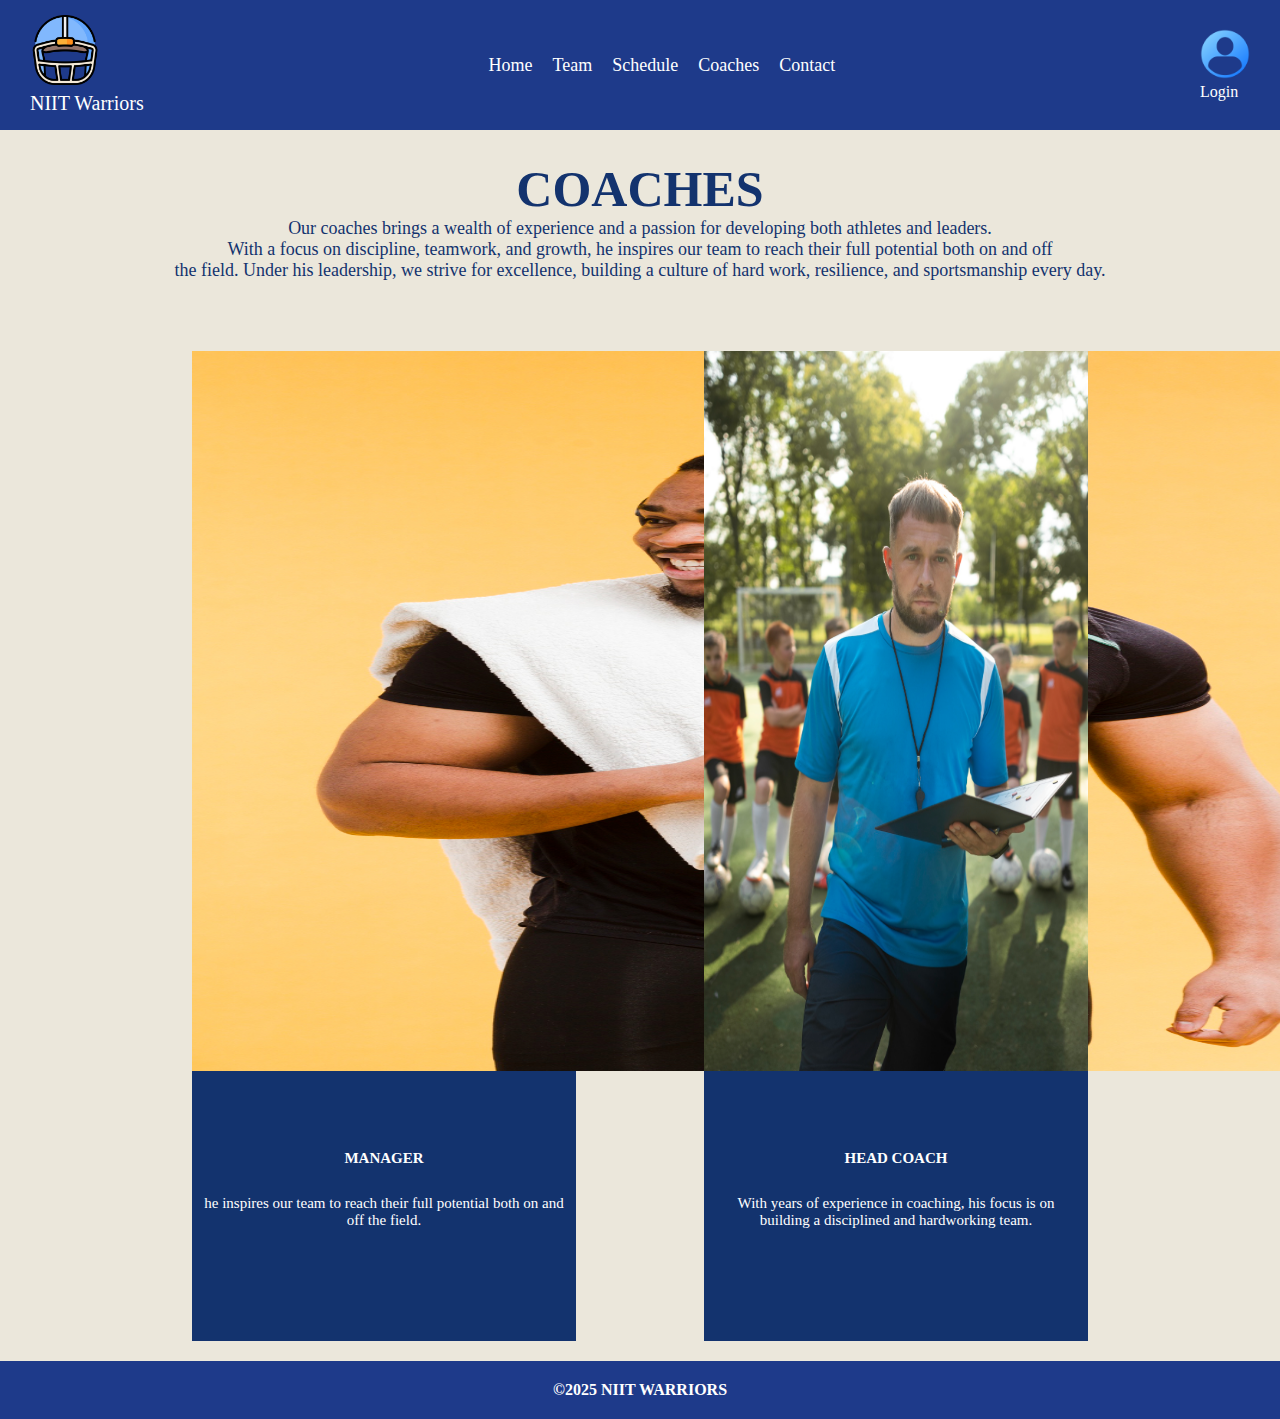
<file: coach.html>
<!DOCTYPE html>
<html>
<head>
    <meta charset='utf-8'>
    <meta http-equiv='X-UA-Compatible' content='IE=edge'>
    <title>NIIT WARRIORS</title>
    <meta name='viewport' content='width=device-width, initial-scale=1'>
    <link rel="shortcut icon" href="images/football-helmet.png" type="image/x-icon">
    <link rel='stylesheet' type='text/css' media='screen' href='css/style.css'>
    <script src='main.js'></script>
</head>
<body>
    <nav class="navbar">
        <div class="logo">
            <a href="index.html"><img src="images/football-helmet.png" alt="logo" style="width: 70px;"></a> 
            <br>
            <p>NIIT Warriors</p> 
        </div>
        <ul class="nav-links">
            <li><a href="index.html">Home</a></li>
            <li><a href="teams.html">Team</a></li>
            <li><a href="schedule.html">Schedule</a></li>
            <li><a href="coach.html">Coaches</a></li>
            <li><a href="contact.html">Contact</a></li>
        </ul>
        <div class="search-bar">
            <!-- <input type="text" placeholder="Search..."> -->
            <img src="images/user (1).png" alt="login" style="width: 50px;">
            <p>Login</p>
        </div>
    </nav>

    <section class="coach-header">
        <h1>COACHES</h1>
        <p>Our coaches brings a wealth of experience and a passion for developing both athletes and leaders. <br> With a focus on discipline, teamwork, and growth, he inspires our team to reach their full potential both on and off <br> the field. Under his leadership, we strive for excellence, building a culture of hard work, resilience, and sportsmanship every day. </p>

        <div class="our-coaches">
            <div class="coach1">
                <img src="/images/c2.jpg" alt="coach" style="width: 100vw; height: 80vh;">
                <h3>SEYI JOHN</h3>
                <h4>MANAGER</h4>
                <P>he inspires our team to reach their full potential both on and off the field.</P>
            </div>

            <div class="coach2">
                <img src="/images/c1.jpg" alt="coach" style="width: 100vw; height: 80vh; max-width: 100%;">
                <h3>AYO JESSE</h3>
                <h4>HEAD COACH</h4>
                <p>With years of experience in coaching, his focus is on building a disciplined and hardworking team.</p>
            </div>
        </div>
    </section>

    <footer>
        &copy;2025 NIIT WARRIORS
    </footer>
</body>
</html>
</file>
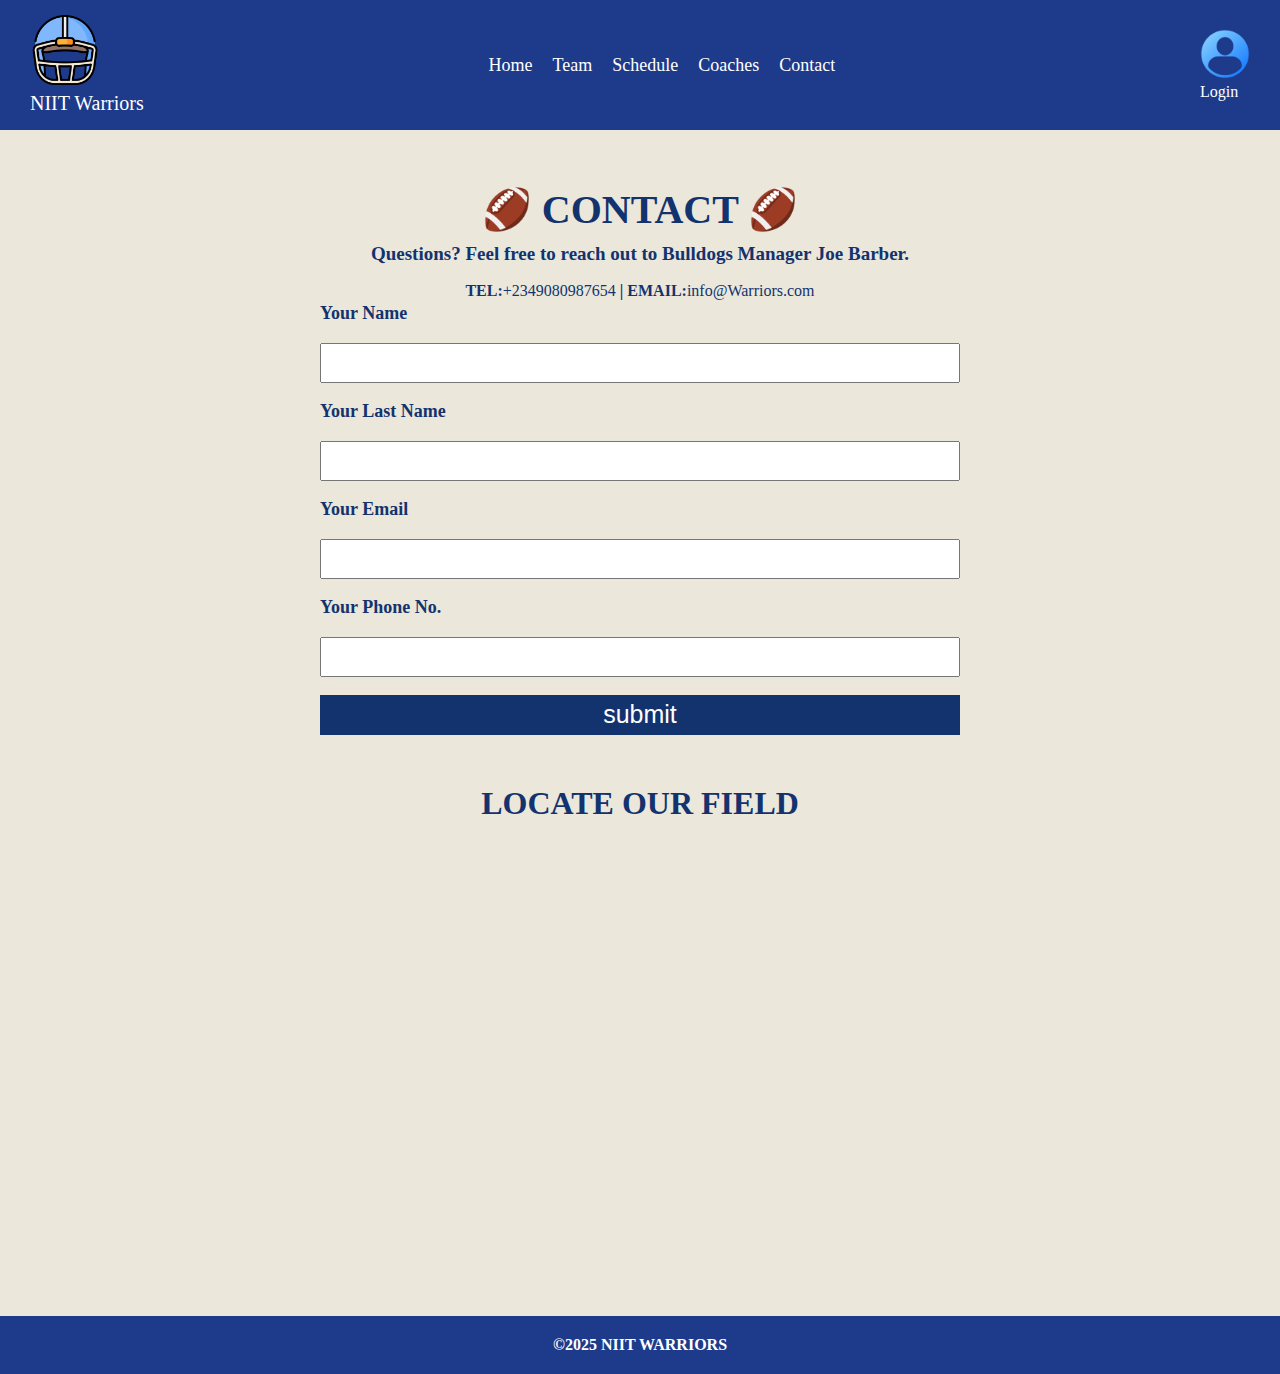
<file: contact.html>
<!DOCTYPE html>
<html>
<head>
    <meta charset='utf-8'>
    <meta http-equiv='X-UA-Compatible' content='IE=edge'>
    <title>NIIt Warriors</title>
    <meta name='viewport' content='width=device-width, initial-scale=1'>
    <link rel="shortcut icon" href="images/football-helmet.png" type="image/x-icon">
    <link rel='stylesheet' type='text/css' media='screen' href='css/style.css'>
    <script src='main.js'></script>
</head>
<body>
    <nav class="navbar">
        <div class="logo">
            <a href="index.html"><img src="images/football-helmet.png" alt="logo" style="width: 70px;"></a> 
            <br>
            <p>NIIT Warriors</p> 
        </div>
        <ul class="nav-links">
            <li><a href="index.html">Home</a></li>
            <li><a href="teams.html">Team</a></li>
            <li><a href="schedule.html">Schedule</a></li>
            <li><a href="coach.html">Coaches</a></li>
            <li><a href="contact.html">Contact</a></li>
        </ul>
        <div class="search-bar">
            <!-- <input type="text" placeholder="Search..."> -->
            <img src="images/user (1).png" alt="login" style="width: 50px;">
            <p>Login</p>
        </div>
    </nav>

    <div class="contact-header">
        <h1>🏈  CONTACT  🏈</h1>
        <h2>Questions? Feel free to reach out to Bulldogs Manager Joe Barber.</h2>
        <p><strong>TEL:</strong>+2349080987654 <strong>|</strong>  <strong>EMAIL:</strong>info@Warriors.com</p>
    </div>

    <form class="contact" action="">
        <label class="contacti" for="name">Your Name</label>
        <input  class="contacti" type="text" name="name" id="name">
        <br>
        <label  class="contacti" for="name">Your Last Name</label>
        <input  class="contacti" type="text" name="name" id="name">
        <br>

        <label  class="contacti" for="email">Your Email</label>
        <input  class="contacti" type="text" name="email" id="email" required>
        <br>
        <label  class="contacti" for="phone">Your Phone No.</label>
        <input  class="contacti" type="tel" name="phone" id="phone">
        <br>
        <input class="submit" type="submit" value="submit">
    </form>

    <section>
        <div class="locate">
            <h1>LOCATE OUR FIELD</h1>
            <iframe src="https://www.google.com/maps/embed?pb=!1m18!1m12!1m3!1d3964.2763661136396!2d3.3627218735880344!3d6.486644423593451!2m3!1f0!2f0!3f0!3m2!1i1024!2i768!4f13.1!3m3!1m2!1s0x103b8c76ba123b97%3A0x1830320de955ab71!2sNIIT%20Surulere!5e0!3m2!1sen!2sng!4v1731532016849!5m2!1sen!2sng" width="900" height="450" style="border:0;" allowfullscreen="" loading="lazy" referrerpolicy="no-referrer-when-downgrade"></iframe>
        </div>
    </section>

    <footer>
        &copy;2025 NIIT WARRIORS
    </footer>
</file>
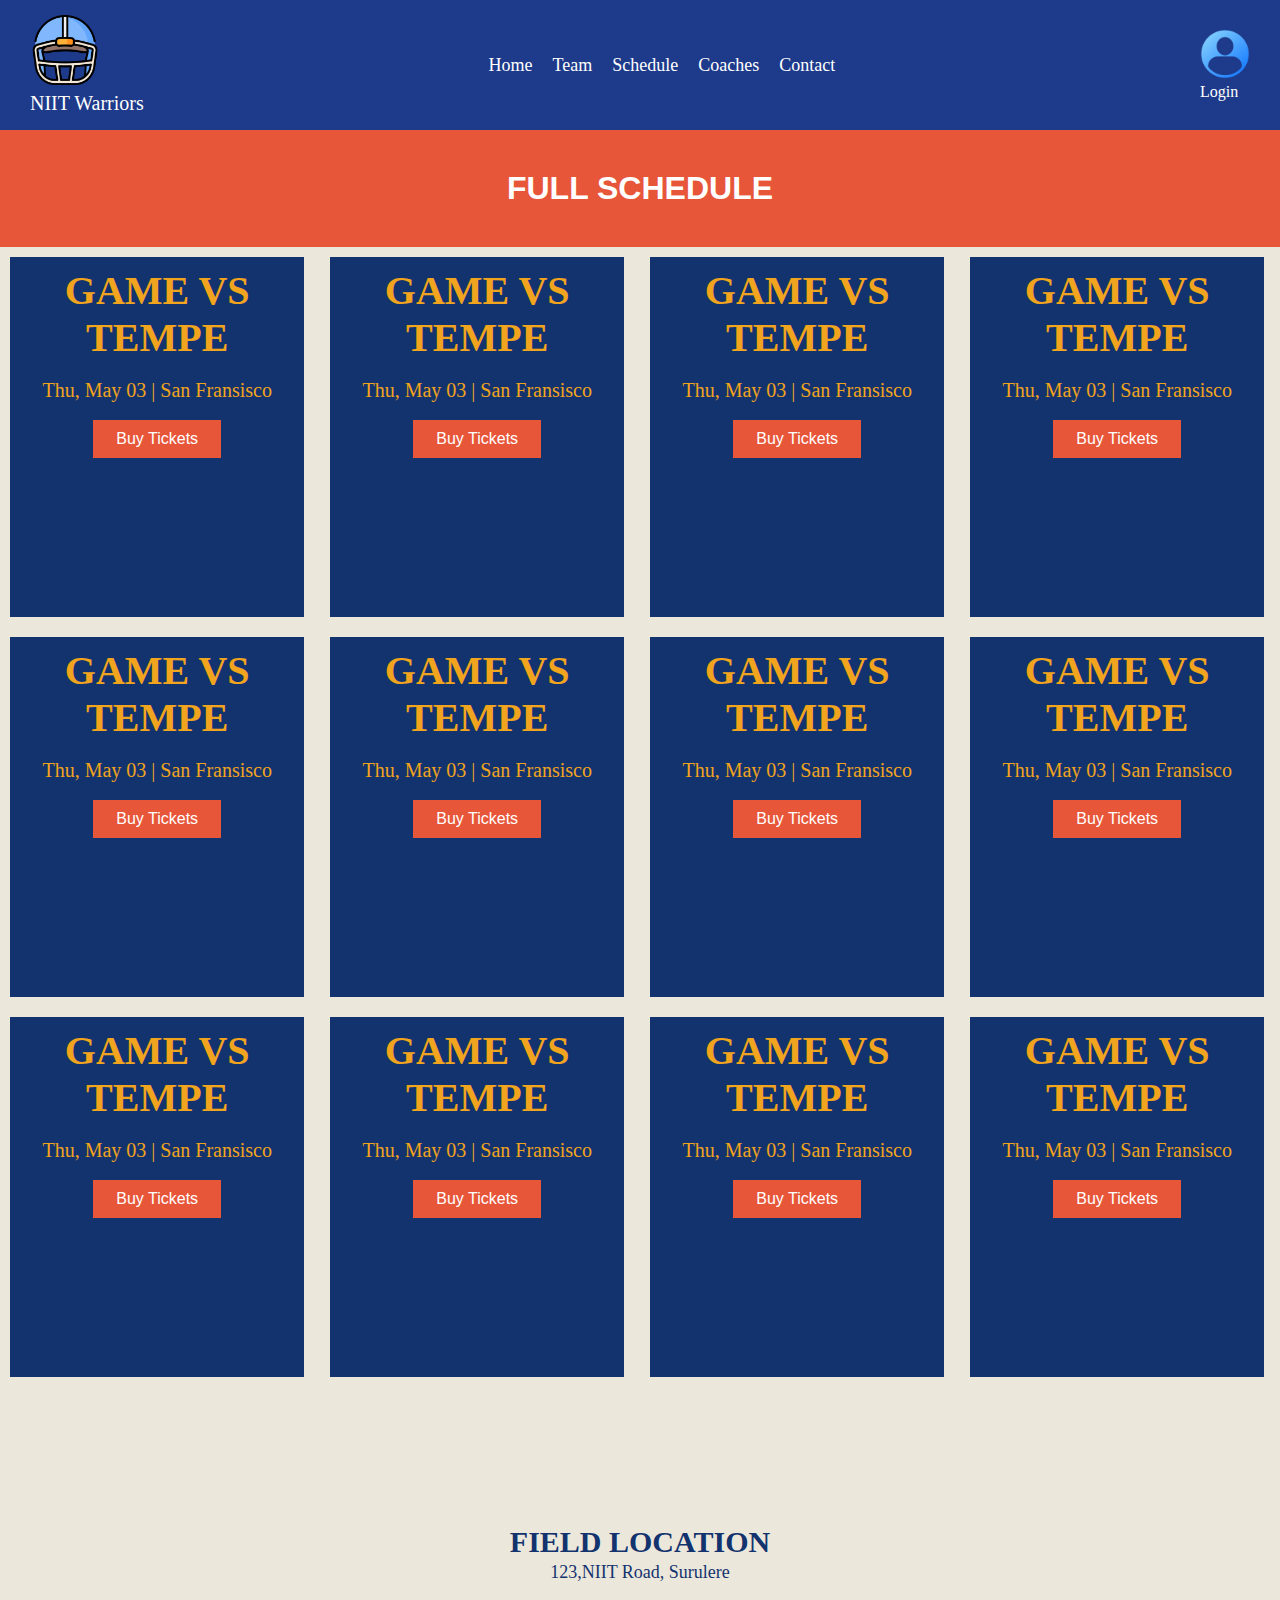
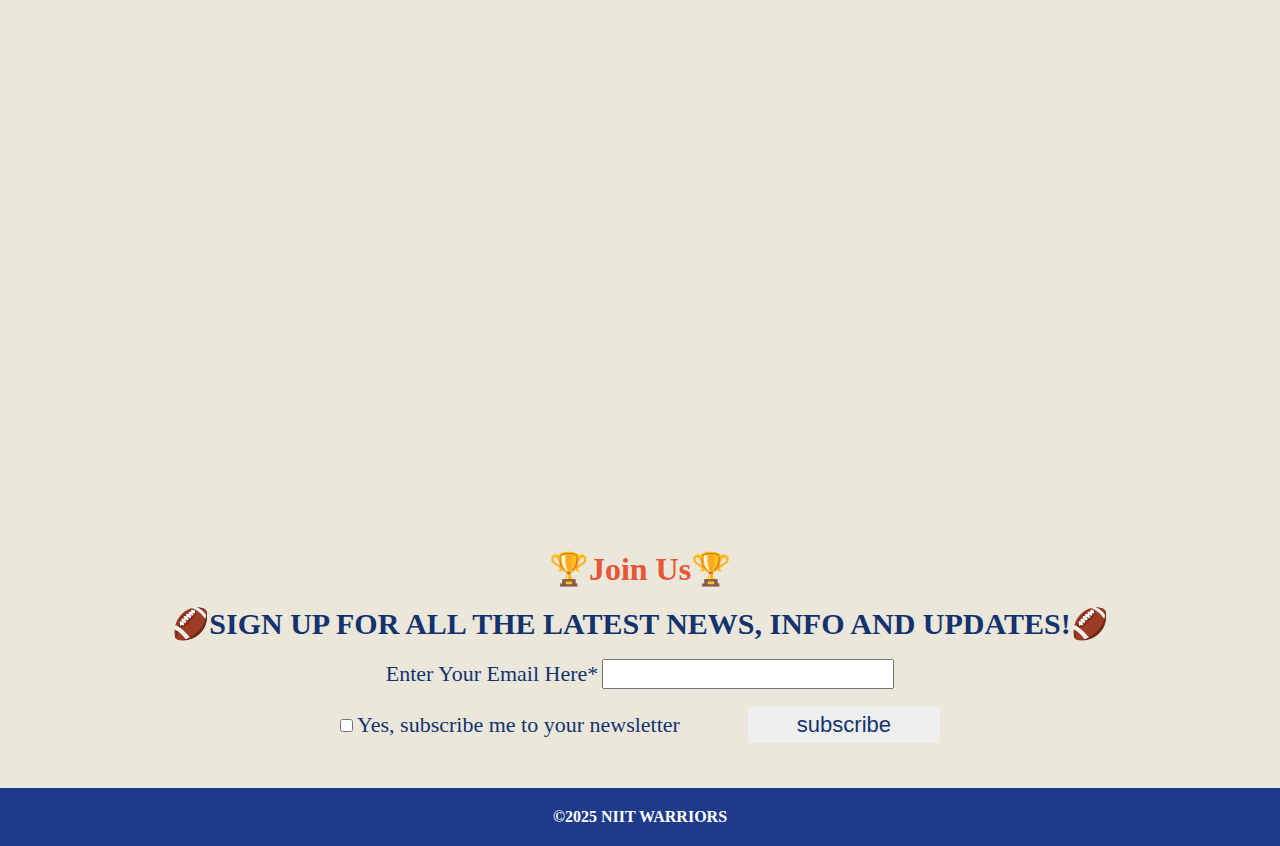
<file: schedule.html>
<!DOCTYPE html>
<html>
<head>
    <meta charset='utf-8'>
    <meta http-equiv='X-UA-Compatible' content='IE=edge'>
    <title>NIIT WARRIORS</title>
    <meta name='viewport' content='width=device-width, initial-scale=1'>
    <link rel="shortcut icon" href="images/football-helmet.png" type="image/x-icon">
    <link rel='stylesheet' type='text/css' media='screen' href='css/style.css'>
    <script src='main.js'></script>
</head>
<body>
    <nav class="navbar">
        <div class="logo">
            <a href="index.html"><img src="images/football-helmet.png" alt="logo" style="width: 70px;"></a> 
            <br>
            <p>NIIT Warriors</p> 
        </div>
        <ul class="nav-links">
            <li><a href="index.html">Home</a></li>
            <li><a href="teams.html">Team</a></li>
            <li><a href="schedule.html">Schedule</a></li>
            <li><a href="coach.html">Coaches</a></li>
            <li><a href="contact.html">Contact</a></li>
        </ul>
        <div class="search-bar">
            <!-- <input type="text" placeholder="Search..."> -->
            <img src="images/user (1).png" alt="login" style="width: 50px;">
            <p>Login</p>
        </div>
    </nav>

    <!-- <div>
        <img src="images/amefootball3.jpg" alt="football" style="width: 100%;">
    </div> -->

    <div class="schedule-header">
        <h1>FULL SCHEDULE</h1>
    </div>

    <section class="matches">
        <!-- <h1>All home will be played at Warriors home field</h1> -->

        <div class="match">
            <h1>GAME VS TEMPE</h1>
            <br>
            <P>Thu, May 03 | San Fransisco</P>
            <br>
            <input class="buy-btn" type="button" value="Buy Tickets">
        </div>
        <div class="match">
            <h1>GAME VS TEMPE</h1>
            <br>
            <P>Thu, May 03 | San Fransisco</P>
            <br>
            <input class="buy-btn" type="button" value="Buy Tickets">
        </div>
        <div class="match">
            <h1>GAME VS TEMPE</h1>
            <br>
            <P>Thu, May 03 | San Fransisco</P>
            <br>
            <input class="buy-btn" type="button" value="Buy Tickets">
        </div>
        <div class="match">
            <h1>GAME VS TEMPE</h1>
            <br>
            <P>Thu, May 03 | San Fransisco</P>
            <br>
            <input class="buy-btn" type="button" value="Buy Tickets">
        </div>
        <div class="match">
            <h1>GAME VS TEMPE</h1>
            <br>
            <P>Thu, May 03 | San Fransisco</P>
            <br>
            <input class="buy-btn" type="button" value="Buy Tickets">
        </div>
        <div class="match">
            <h1>GAME VS TEMPE</h1>
            <br>
            <P>Thu, May 03 | San Fransisco</P>
            <br>
            <input class="buy-btn" type="button" value="Buy Tickets">
        </div>
        <div class="match">
            <h1>GAME VS TEMPE</h1>
            <br>
            <P>Thu, May 03 | San Fransisco</P>
            <br>
            <input class="buy-btn" type="button" value="Buy Tickets">
        </div>
        <div class="match">
            <h1>GAME VS TEMPE</h1>
            <br>
            <P>Thu, May 03 | San Fransisco</P>
            <br>
            <input class="buy-btn" type="button" value="Buy Tickets">
        </div>
        <div class="match">
            <h1>GAME VS TEMPE</h1>
            <br>
            <P>Thu, May 03 | San Fransisco</P>
            <br>
            <input class="buy-btn" type="button" value="Buy Tickets">
        </div>
        <div class="match">
            <h1>GAME VS TEMPE</h1>
            <br>
            <P>Thu, May 03 | San Fransisco</P>
            <br>
            <input class="buy-btn" type="button" value="Buy Tickets">
        </div>
        <div class="match">
            <h1>GAME VS TEMPE</h1>
            <br>
            <P>Thu, May 03 | San Fransisco</P>
            <br>
            <input class="buy-btn" type="button" value="Buy Tickets">
        </div>
        <div class="match">
            <h1>GAME VS TEMPE</h1>
            <br>
            <P>Thu, May 03 | San Fransisco</P>
            <br>
            <input class="buy-btn" type="button" value="Buy Tickets">
        </div>
    </section>

    <section class="location">
        <h1>FIELD LOCATION</h1>
        <p>123,NIIT Road, Surulere</p>
        <!-- <a href="http://https://maps.app.goo.gl/WC46tENTnx7YxG7cA"></a> -->
        <iframe src="https://www.google.com/maps/embed?pb=!1m18!1m12!1m3!1d3964.2763661136396!2d3.3627218735880344!3d6.486644423593451!2m3!1f0!2f0!3f0!3m2!1i1024!2i768!4f13.1!3m3!1m2!1s0x103b8c76ba123b97%3A0x1830320de955ab71!2sNIIT%20Surulere!5e0!3m2!1sen!2sng!4v1731532016849!5m2!1sen!2sng" width="900" height="450" style="border:0;" allowfullscreen="" loading="lazy" referrerpolicy="no-referrer-when-downgrade"></iframe>
    </section>

    <section class="join-now">
        <h1>🏆Join Us🏆</h1> <br>
        <h2>🏈SIGN UP FOR ALL THE LATEST NEWS, INFO AND UPDATES!🏈</h2>
        <br>
        <div>
            <label for="email">Enter Your Email Here*</label>
            <input type="email" name="email" id="email">
        </div>
             <br>
        <div class="team-check">
            <input type="checkbox" name="checkbox" id="checkbox">
            <label for="checkbox">Yes, subscribe me to your newsletter</label>
            <input class="sub-btn" type="submit" value="subscribe">
        </div>
    </section>

    <footer>
        &copy;2025 NIIT WARRIORS
    </footer>
</body>
</html>
</file>
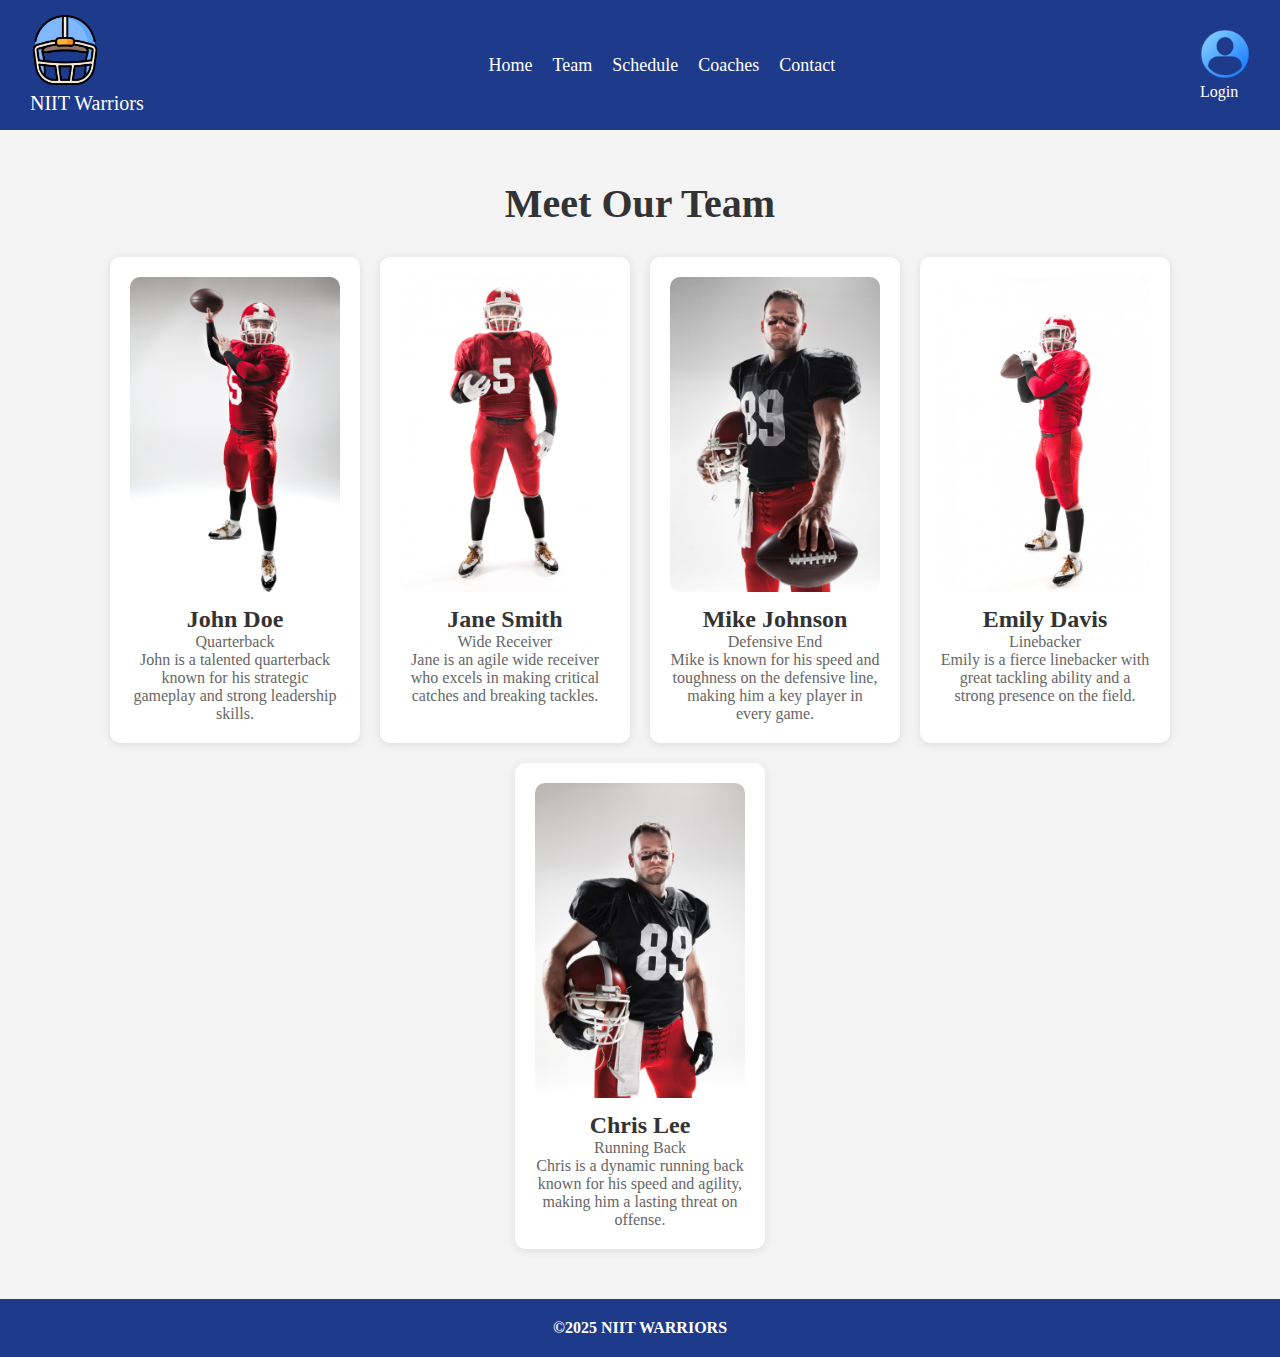
<file: test.html>
<!DOCTYPE html>
<html lang="en">
<head>
    <meta charset="UTF-8">
    <meta name="viewport" content="width=device-width, initial-scale=1.0">
    <title>NIIT Warriors - Team</title>
    <link rel="stylesheet" href="css/style.css">
</head>
<body>

<nav class="navbar">
    <div class="logo">
        <a href="index.html"><img src="images/football-helmet.png" alt="logo" style="width: 70px;"></a>
        <br>
        <p>NIIT Warriors</p> 
    </div>
    <ul class="nav-links">
        <li><a href="index.html">Home</a></li>
        <li><a href="teams.html">Team</a></li>
        <li><a href="schedule.html">Schedule</a></li>
        <li><a href="coach.html">Coaches</a></li>
        <li><a href="contact.html">Contact</a></li>
    </ul>
    <div class="search-bar">
        <img src="images/user (1).png" alt="login" style="width: 50px;">
        <p>Login</p>
    </div>
</nav>

<section class="team-section">
    <h1>Meet Our Team</h1>
    <div class="team-container">
        <div class="team-member">
            <img src="images/player1.jpg" alt="Player 1">
            <h2>John Doe</h2>
            <p>Quarterback</p>
            <p>John is a talented quarterback known for his strategic gameplay and strong leadership skills.</p>
        </div>
        <div class="team-member">
            <img src="images/player2.jpg" alt="Player 2">
            <h2>Jane Smith</h2>
            <p>Wide Receiver</p>
            <p>Jane is an agile wide receiver who excels in making critical catches and breaking tackles.</p>
        </div>
        <div class="team-member">
            <img src="images/player3.jpg" alt="Player 3">
            <h2>Mike Johnson</h2>
            <p>Defensive End</p>
            <p>Mike is known for his speed and toughness on the defensive line, making him a key player in every game.</p>
        </div>
        <div class="team-member">
            <img src="images/player4.jpg" alt="Player 4">
            <h2>Emily Davis</h2>
            <p>Linebacker</p>
            <p>Emily is a fierce linebacker with great tackling ability and a strong presence on the field.</p>
        </div>
        <div class="team-member">
            <img src="images/player5.jpg" alt="Player 5">
            <h2>Chris Lee</h2>
            <p>Running Back</p>
            <p>Chris is a dynamic running back known for his speed and agility, making him a lasting threat on offense.</p>
        </div>
    </div>
</section>

<style>
    /* Styles for the team section */
.team-section {
    padding: 50px;
    background: #f4f4f4;
    text-align: center;
}

.team-section h1 {
    font-size: 2.5em;
    margin-bottom: 30px;
    color: #333;
}

.team-container {
    display: flex;
    flex-wrap: wrap;
    justify-content: center;
    gap: 20px;
    margin-top: 20px;
}

.team-member {
    background: white;
    border-radius: 10px;
    box-shadow: 0 2px 10px rgba(0, 0, 0, 0.1);
    padding: 20px;
    width: 250px; /* Fixed width for consistency */
    transition: transform 0.3s;
}

.team-member:hover {
    transform: scale(1.05); /* Slight zoom on hover */
}

.team-member img {
    width: 100%;
    border-radius: 10px;
}

.team-member h2 {
    font-size: 1.5em;
    margin-top: 10px;
    color: #333;
}

.team-member p {
    font-size: 1em;
    color: #666;
}

/* Media Query for Responsive Design */
@media (max-width: 768px) {
    .team-container {
        flex-direction: column; /* Stack elements on small screens */
        align-items: center;
    }

    .team-member {
        width: 90%; /* Full width for mobile */
    }
}

</style>

<footer class="home-footer">
    &copy;2025 NIIT WARRIORS
</footer>

</body>
</html>
</file>
<file: css/style.css>
* {
    margin: 0;
    padding: 0;
    box-sizing: border-box;
}

/* Navbar styling */
.navbar {
    background-color: #1E3A8A; /* Deep blue color for the navbar */
    padding: 15px 30px;
    display: flex;
    justify-content: space-between;
    align-items: center;
    position: sticky;
    top: 0;
    z-index: 1000;
}

.navbar .logo a {
    color: #fff;
    font-size: 28px;
    font-weight: bold;
    text-decoration: none;
    letter-spacing: 2px;
}

.logo p {
    color: white;
    font-size: 20px;
}

.nav-links {
    list-style: none;
    display: flex;
}

.nav-links li {
    margin-right: 20px;
}

.nav-links a {
    color: #fff;
    font-size: 18px;
    text-decoration: none;
    font-weight: 500;
    transition: color 0.3s ease;
}

.nav-links a:hover {
    color: #FFD700; 
    /* border-bottom: red solid 3px; */
}

.search-bar input {
    padding: 8px 12px;
    font-size: 16px;
    border: none;
    border-radius: 20px;
    outline: none;
    transition: background-color 0.3s ease;
}

.search-bar input:focus {
    background-color: #F1F5F9;
}

.search-bar p {
    color: white;
}

.hero {
    background-image: url("/images/amefootball1.jpg");
    color: white;
    height: 79vh;
    background-position: center;
    background-size: cover;
    background-color: #1E3A8A;
    /* background-blend-mode: overlay; */
}

.hero-text {
   text-align: center; 
   padding-top: 27vh;
   line-height: 2;
}

.hero-text h1 {
    font-size: 50px;
}

.hero-text p {
    font-size: 20px;
    color: white;
    font-weight: bolder;
}

.hero-text p span {
    color: red;
    font-size: 25px;
}

.btn {
    color: white;
    text-decoration: none;
    background-color: #1E3A8A;
    padding: 10px;
}

.btn:hover {
    background-color: #142657;
    text-decoration: underline wavy red;
}

.games {
    display: flex;
    gap: 10vw;
    justify-content: center;
}

.upcoming-games {
    text-align: center;
    background-color: #ebe7db;
    /* background-image: url("/images/ftbg.jpg"); */
    height: 80vh;
    background-size: cover;
    background-position: center;
    /* background-image: url(/images/bg.jpg); */
}

.upcoming-games h1 {
    padding-top: 100px;
    color: #13336e;
    font-size: 35px;
}

.games h1 {
    color: #e75639;
    font-size: 30px;
}

.games p {
    color: #e75639;
}

.tkt-btn {
    margin-top: 30px;
    background-color: #1E3A8A;
    padding: 10px;
    width: 20vw;
    color: white;
    border: none;
    text-align: center;
    font-size: 19px;
}

.coach-corner {
    background-image: url(/images/amefootball3.jpg);
    height: 70vh;
    background-position: center;
    background-size: cover;
}

.coach {
    background-color: #e75639;
    color: white;
    width: 30VW;
    height: 70VH;
    line-height: 1.8;
    padding-top: 70px;
    text-align: center;
    margin-left: 56px;
}

.coach H1 {
    font-size: 40PX;
    margin-top: 40px;
}

.coach-btn {
    background-color: #f1a41d;
    border: none;
    padding: 10px;
    font-size: 16px;
    color: #142657;
    margin-top: 50px;
    cursor: pointer;
}

.coach-container {
    /* background-image: url(/images/amefootball2.jpg); */
    background-position: center;
    background-size: cover;
    height: 70vh;
    display: flex;
    justify-content: center;
    background-color:  #ebe7db;
}

.c-text {
    background-color: #e75639;
    width: 40vw;
    text-align: center;
    font-size: 50px;
    padding-top: 25vh;
    color: #142657;
}

.c-text span {
    color: #f1a41d;
}

.video-section {
    background-color: #ebe7db;
    padding-top: 10vh;
    text-align: center;
}

.video-section h1 {
    font-size: 20px;
    color: #e75639;
}

.video-section h2 {
    font-size: 40px;
    color: #13336e;
}

.video-section h2 span {
    font-size: 60px;
    color: #13336e;
}

.join-us {
    background-color: #13336e;
    padding: 40px;
    width: 40vw;
    text-align: center;
}

.join-us h1 {
    color: #f1a41d;
    padding-top: 20px;
}

.join-us h2 {
    color: white;
    font-size: 30px;
}

label {
    color: white;
    font-size: 20px;
}

.email {
    line-height: 1.8;
}

.email input {
    width: 20vw;
    height: 5vh;
    background: none;
    border: white solid 3px;
}

.newsletter {
    background-color:  #ebe7db;
    line-height: 1.2;
    display: flex;
    justify-content: center;
    height: 70vh;
    /* padding-bottom: 10px; */
}

.socials {
        /* padding-top: 40px; */
        background-color: #f1a41d;
        /* padding: 40px; */
        width: 40vw;
        text-align: center;
        line-height: 5;
}

.socials h1 {
    padding-top: 20px;
    font-size: 30px;
    color: #13336e;
    font-weight: bold;
}

.icons {
    /* display: flex; */
    margin-bottom: 25px;
}

.subscribe-btn {
    width: 20vw;
    height: 5vh;
    background-color: #e75639;
    border: none;
    color: white;
    /* font-weight: bold; */
    font-size: 20px;
}

footer {
    background-color: #1E3A8A;
    color: white;
    text-align: center;
    font-weight: bold;
    padding: 20px;
}

.team-hero {
    background-color: #e75639;
    padding: 40px;
    text-align: center;
    color: white;
    font-family: sans-serif;
    font-weight: bold;
}

.images {
    display: grid;
    grid-template-columns: repeat(2, 1fr);
    gap: 10px;
    background-color: #ebe7db;
}

.images img {
    width: 100%;
    height: auto;
}

.current-roster {
    text-align: center;
    background-color: #ebe7db;
}

.current-roster h1 {
    padding-top: 50px;
    color: #13336e;
}

.current-roster {
    color: #13336e;
    font-size: 19px;
}

.roster {
    /* margin: 20px; */
    padding: 40px;
    background-color: #ebe7db;
    /* display: flex; */
    padding-left: 32vw;
}

.roster-icon {
    display: flex;
    gap: 20%;
    padding-top: 20px;
    
}

.roster-name {
    display: flex;
    gap: 10vw;
    /* margin: 10px; */
    border-top: #e75639 solid 5px;
    width: 34vw;
    margin-top: 10px;
}

.roster-container {
    display: flex;
    gap: 10vw;
    /* margin: 10px; */
    border-top: #e75639 solid 5px;
    width: 34vw;
    margin-top: 10px;
}

.roster-text {
    padding-top: 10px;
    line-height: 1.8;
    color: #13336e;
    font-size: 18px;
}

.roster-no {
    padding-top: 10px;
    line-height: 1.8;
    color: #e75639;
    font-size: 18px;
}

.roster-no span {
    color: #13336e;
    font-size: 10px;
}

.join-now {
     background-color: #ebe7db;
     text-align: center;
     padding-top: 10vh;
}

.join-now h1 {
     color: #e75639;
}

.join-now h2 {
     color: #13336e;
     font-size: 30px;
}

.join-now label, .join-now input {
     color: #13336e;
     font-size: 22px;
}

.team-check {
    padding-bottom: 5vh;
}

.schedule-header {
    background-color: #e75639;
    padding: 40px;
    color: white;
    text-align: center;
    font-weight: bold;
    font-family: sans-serif;
}

.match {
    background-color: #13336e;
    color: white;
    padding: 10px;
    width: 23vw;
    height: 40vh;
    text-align: center;
}

.match p {
    font-size: 20px;
    color: #f1a41d;
}

.match  h1{
    color: #f1a41d;
    font-size: 40px;
}

.buy-btn {
    background-color: #e75639;
    border: none;
    padding: 10px;
    width: 10vw;
    /* margin-left: vw; */
    font-weight: 10px;
    color: white;
    font-size: 16px;
}

.matches {
    display: grid;
    grid-template-columns: repeat(4, 1fr);
    gap: 20px;
    padding: 10px;
    background-color: #ebe7db;
}

.location h1 {
    text-align: center;
    color: #13336e;
    font-size: 30px;
}

.location p {
    text-align: center;
    color: #13336e;
    font-size: 18px;
}

.location {
    background-color: #ebe7db;
    padding-top: 15vh;
    line-height: 1.3;
}

iframe {
    margin-left: 15vw;
    margin-top: 20px;
}

.sub-btn {
    width: 15vw;
    margin-left: 5vw;
    border: none;
    padding: 5px;
    color: white;
    /* background-color: #13336e; */
    cursor: pointer;
}

.coach-header {
    text-align: center;
    /* color: #e75639; */
    font-size: 25px;
    padding-top: 30px;
    background-color: #ebe7db;
    /* color: #13336e; */
    color:#13336e;
}

.coach-header p {
    font-size: 18px;
}

.coach1 {
    /* color: white; */
    background-color: #13336e;
    width: 30vw;
    height: 110vh;
}

.our-coaches {
    display: flex;
    gap: 10vw;
    justify-content: center;
    margin-top: 70px;
    background-color: #ebe7db;
    padding-bottom: 20px;
}

.coach1 h3, .coach2 h3 {
    padding-top: 30px;
}

.coach1 h4, .coach2 h4 {
    color: white;
    padding-top: 10px;
    font-size: 15px;
}

.coach1 p, .coach2 p {
    color: white;
    font-size: 15px;
    margin-top: 18px;
    padding: 10px;
}

.coach2 {
    background-color: #13336e;
    width: 30vw;
    height: 110vh;
}

.contact-header {
    text-align: center;
    padding-top: 50px;
    color: #13336e;
    font-size: 20px;
    line-height: 1.5;
    background-color: #ebe7db;
}

.contact-header h2 {
    font-size: 19px;
}

.contact-header p {
    font-size: 16px;
    padding-top: 10px;
}

form {
    background-color: #ebe7db;
    display: grid;
}

.contacti {
    color: #13336e;
    font-weight: bold;
    font-size: 18px;
    margin-left: 25vw;
}

.contact1 {
    padding-top: 25px;
}

.contacti {
    width: 50vw;
    height: 40px;
    margin-left: 25vw;
}

.submit {
    border: none;
    background-color: #13336e;
    color: white;
    font-size: 25px;
    text-align: center;
    padding: 5px;
    width: 50vw;
    height: 40px;
    margin-left: 25vw;
}

.locate h1 {
    color: #13336e;
    text-align: center;
    padding-top: 50px;
}

.locate {
    background-color: #ebe7db;
    padding-bottom: 20px;
}


.team-section {
    padding: 50px;
    /* background: #f4f4f4; */
    text-align: center;
    background-color: #ebe7db;
}

.team-section h1 {
    font-size: 2.5em;
    margin-bottom: 30px;
    /* color: #333; */
    color: #13336e;
}

.team-container {
    display: flex;
    flex-wrap: wrap;
    justify-content: center;
    gap: 20px;
    margin-top: 20px;
}

.team-member {
    background: white;
    border-radius: 10px;
    box-shadow: 0 2px 10px rgba(0, 0, 0, 0.1);
    padding: 20px;
    width: 250px; /* Fixed width for consistency */
    transition: transform 0.3s;
}

.team-member:hover {
    transform: scale(1.05); /* Slight zoom on hover */
}

.team-member img {
    width: 100%;
    border-radius: 10px;
}

.team-member h2 {
    font-size: 1.5em;
    margin-top: 10px;
    /* color: #333; */
    color: #13336e;
}

.team-member p {
    font-size: 1em;
    /* color: #666; */
    color: #13336e;
}

.team-member h3 {
    font-weight: bold;
    font-size: 14px;
    color:#13336e;
}

.tickets-header {
    background-color: #E75639;
    color: #EBE7DB;
    padding: 20px;
    text-align: center;
    line-height: 2.5;
}

.tickets-header h1 {
    font-size: 56px;
    font-family: sans-serif;
}

.tickets-header p {
    font-family: Arial, Helvetica, sans-serif;
    font-size: 16px;
}

.buy-tkt {
    padding: 10px;
    color: #13336E;
    background-color: #F1A41D;
    border: none;
    font-size: 15px;
}

.game-location {
    background-color: #EBE7DB;
    padding: 40px;
    text-align: center;
    line-height: 1.8;
}

.game-location #p1 {
    color: #E75658;
    font-size: 18px;
}

.game-location p {
    color: #13336E;
    font-size: 18px;
}

.about-event {
    background-color: #EBE7DB;
    text-align: center;
}

.about-event #p2 {
    color: #E75658;
}

.about-event p {
    color: #13336E;
    line-height: 1.8;

}

.ticket-container2 {
    background-color: #F1A41D;
    justify-content: center;
    display: flex;
    gap: 20vw;
    padding: 20px 0;
}

.ticket-container {
    background-color: #EBE7DB;
    text-align: center;
    padding: 40px;
    height: 60vh;
}

.tkt-price {
    border-left: 1.5px white solid;
    padding-left: 20px;
}

select {
    border: 1px solid black;
    width: 7vw;
    height: 7vh;
    color: #13336E;
    background-color: #F1A41D;
    padding: 10px;
    margin-top: 5px;
}

.tkt-total {
    display: flex;
    gap: 5vw;
}

.total-section {
    float: right;
    padding-top: 2vh;
    margin-right: 8vw;
    
}

.tkt-chk {
    width: 15.7vw;
    height: 6vh;
    background-color: #E75639;
    color: white;
    border: none;
    /* background: linear-gradient(to right, black, red); */
}

.tkt-map {
    background-color: #EBE7DB;
}

.map-section {
        background-color: #EBE7DB;

}

.map-section p {
    text-align: center;
    padding-top: 20px;
}








@media (max-width: 768px) {
    .navbar {
        /* flex-direction: column; */
        align-items: flex-start;
        gap: 60px;
    }

    .nav-links {
        width: 100%;
        margin-top: 15px;
        flex-direction: column;
        align-items: flex-start;
    }

    .nav-links li {
        margin-right: 0;
        margin-bottom: 10px;
    }

    .hero-text h1 {
        font-size: 35px;
        font-weight: bold;
        text-align: center;
    }

    /* .hero-text h1 span {
        color: lightblue;
    } */

    .hero-text p {
        font-size: 20px;
        margin-bottom: 5vh;
    }

    .hero-text {
        padding-top: 25vh;
    }

    .hero {
        height: 82vh;
    }

    .upcoming-games h1 {
        font-size: 25px;
        margin: 0;
        padding: 0;
    }

    .games {
        flex-direction: column;
    }

    .upcoming-games h1 {
        padding-top: 20px;
    }

    .tkt-btn {
        width: 50vw;
        margin-top: 2px;
    }

    .upcoming-games {
        background-size: auto;
        height: 75vh;
    }

    .coach-corner {
        width: 100vw;
        height: 75vh;
        background-position: center;
    }   

    .coach-corner p {
        font-size: 15.5px;
    }

    .coach-corner h1 {
        font-size: 35px;
        line-height: normal;
        margin-bottom: 10px;
    }

    .coach-btn {
        width: 30vw;
    }

    .coach {
        width: 50vw;
        margin: 0;
        height: 80vh;
        padding-top: 50px;
    }

    .coach-container {
        /* justify-content: left; */
        height: 45vh;
        background: url(/images/amefootball2.jpg);
        background-position: center;
        background-size: cover;
    }

    .coach-container img {
        display: none;
    }

    .c-text {
        font-size: 30px;
        padding-top: 12vh;
        overflow: hidden;
        width: 50vw;
        /* float: right; */
        margin-left: 50vw;
    }

    .coach-container img {
        width: 50vw;
    }

    .video-section h2 {
        font-size: 23px;
        padding: 10px;
    }

    .video-section h2 span {
        font-size: 40px;
    }

    .newsletter {
        flex-direction: column; 
    }

    .newsletter h2 {
        font-size: 25px;
    }

    .join-us {
        width: 100vw;
        margin-top: 80vh;
    }

    .socials {
        width: 100vw;
    }

    .email input {
        width: 50vw;
    }

    .subscribe-btn {
        width: 50vw;
    }

    .home-footer {
        /* position: absolute; */
        margin-top: 68vh;
    }

    .team-hero h1 {
        font-size: 25px;
    }

    .current-roster p {
        font-size: 15px;
        padding: 10px;
        padding-top: 0;
    }

    .current-roster h1 {
        font-size: 25px;
        padding-top: 0;
    }
    .roster {
         padding-left: 20vw;  
         padding-top: 0;  
    }

    .roster-name {
         width: 63vw;
    }

    .roster-text {
         font-size: 10px;
    }

    .roster-no {
        font-size: 10px;
    }

    .sub-btn {
        width: 30vw;
    }

    .join-now {
        padding: 5px;
    }

    .match h1 {
        font-size: 20px;
        padding-top: 10px;
    }

    .match p {
        font-size: 14px;
    }

    .match {
        width: 45vw;
        height: 30vh;
    }

    .matches {
        grid-template-columns: repeat(2, 1fr);
    }

    .buy-btn {
        width: 30vw;
        font-size: 15px;
    }

    .schedule-header {
        font-size: 10px;
        padding: 20px;
    }

    iframe {
        width: 80vw;
        margin-left: 10vw;
        /* margin-top: 0; */
    }

    .location {
        padding-top: 20px;
    }

    .coach-header p {
        font-size: 15px;
        padding: 0 6px;
    }

    .coach1, .coach2 {
        height: 110vh;
        width: 100vw;
    }

    .coach2 {
        /* margin-bottom: 0; */
        /* padding-bottom: 0; */
    }

    .coach1 img {
         width: 100%;
         padding: 0;
    }

    .our-coaches {
        gap: 20px;
        flex-direction: column;
        /* width: 10vw; */
        justify-content: center;
        text-align: center;
    }

    .contacti {
        /* margin: 0; */
        width: 90vw;
        margin-left: 20px;
        padding-top: 20px;
    }
    .team-container {
        flex-direction: column; /* Stack elements on small screens */
        align-items: center;
        }
    
        .team-member {
            width: 100%; /* Full width for mobile */
        }
        
        .team-member h2 {
            font-size: 30px;
        }

        .team-member h3 {
            font-size: 15px;
            margin-bottom: 5px;
            font-weight: bold;
        }
    
}
</file>
